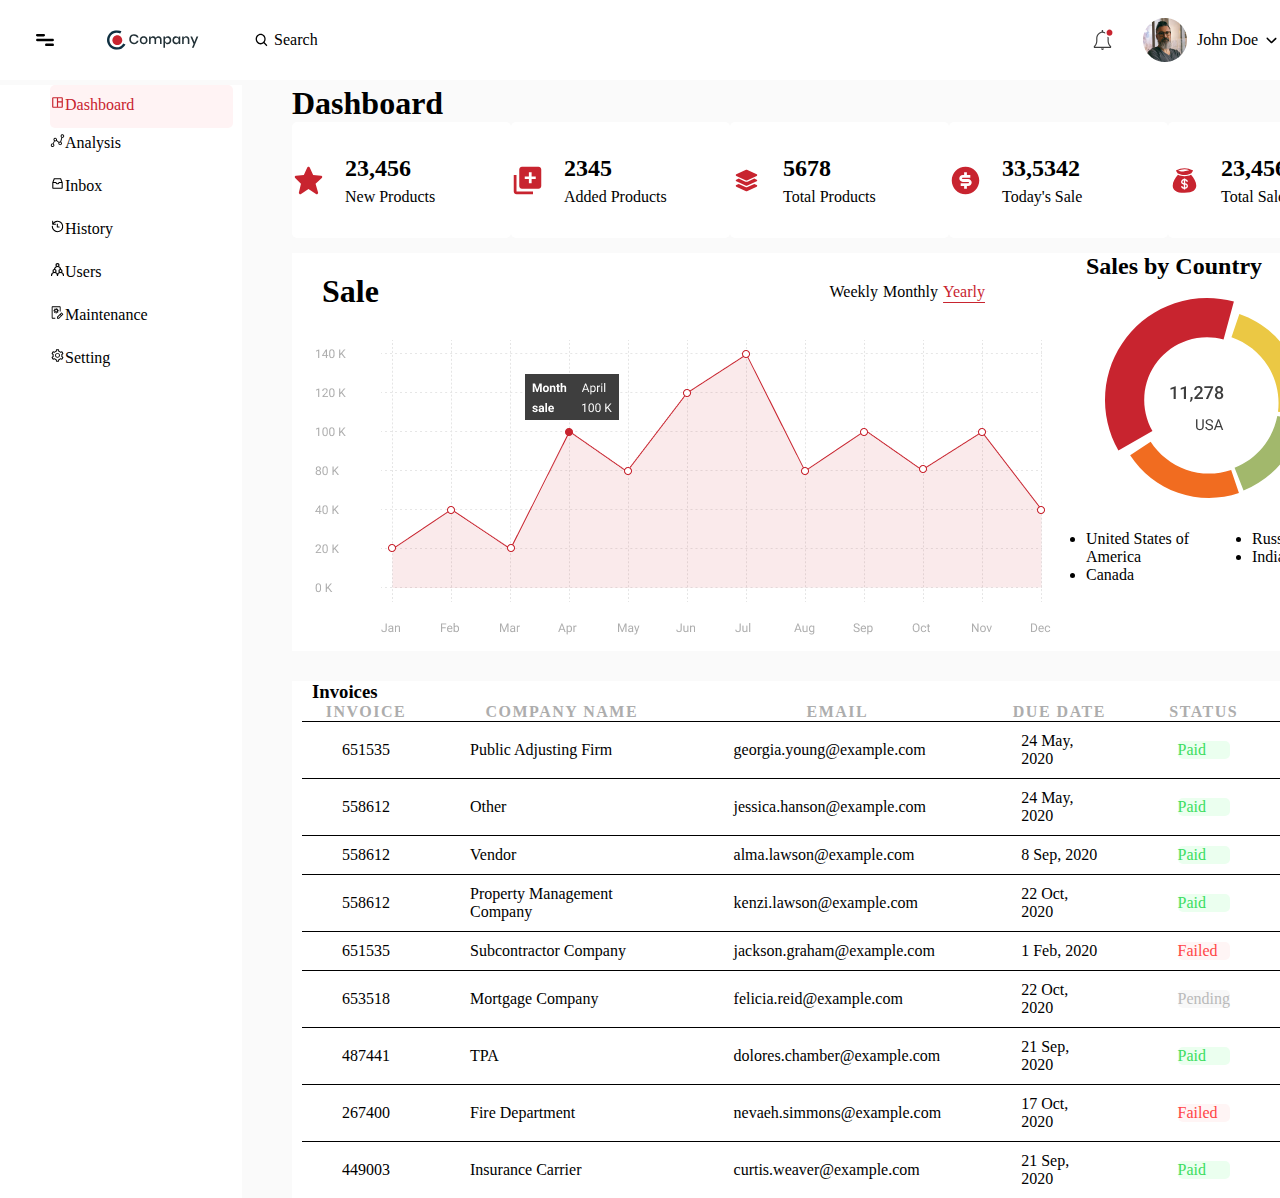
<file: dashboard.html>
<!DOCTYPE html>
<html lang="en">

<head>
    <link rel="stylesheet" href="css/style.css">
    <link rel="stylesheet" href="css/dashboard-responsive.css">
    <meta charset="UTF-8">
    <!-- <link rel="stylesheet" href="css/bootstrap.min.css"> -->
    <meta http-equiv="X-UA-Compatible" content="IE=edge">
    <meta name="viewport" content="width=device-width, initial-scale=1.0">
    <title>Dashboard</title>

</head>



<body>
    <nav class="mainNav">
        <div class="leftDiv">
            <img class="menubar" id="menu" src="/images/menu-bar.svg" alt="Menubar">
            <img class="logoImage" src="/images/logo.svg" alt="Company">
        </div>
        <div class="rightDiv">
            <div class="searchBar">
                <img class="searchIcon" src="/images/search-icon.svg" alt="Search">
                <p class="searchText">Search</p>
            </div>
            <div class="cornerRight">
                <img class="notification" src="/images/notification-icon.svg" alt="#">
                <img class="profile" src="/images/profile.png" alt="#">
                <p class=userName>John Doe</p>
                <img class="arrow" src="/images/downward-arrow.svg" alt="#">
            </div>
        </div>



    </nav>
    <div class="mainDiv">
        <div class="sidebarDiv">
            <div class="sideIcons1"><img class=sidebarImg src="/images/dashboard-active.svg" alt="#">Dashboard</div>
            <div class="sideIcons"><img class=sidebarImg src="/images/graph-default.svg" alt="#">Analysis</div>
            <div class="sideIcons"><img class=sidebarImg src="/images/inbox-default.svg" alt="#">Inbox</div>
            <div class="sideIcons"><img class=sidebarImg src="/images/clock-default.svg" alt="#">History</div>
            <div class="sideIcons"><img class=sidebarImg src="/images/user-default.svg" alt="#">Users</div>
            <div class="sideIcons"><img class=sidebarImg src="/images/maintenance-default.svg" alt="#">Maintenance
            </div>
            <div class="sideIcons"><img class=sidebarImg src="/images/setting-default.svg" alt="#">Setting</div>
        </div>

        <div class="contentDiv">
            <div class="row1">
                <h1>Dashboard</h1>
            </div>

            <div class="row2">
                <div class="images">
                    <img src="/images/star.svg" alt="#">
                    <div>
                        <h2 class="numbers">23,456
                        </h2>
                        <span>New Products</span>
                    </div>
                </div>

                <div class="images">
                    <img src="/images/new-product.svg" alt="#">
                    <div>
                        <h2 class="numbers">2345
                        </h2>
                        <span>Added Products</span>
                    </div>
                </div>

                <div class="images">
                    <img src="/images/total-product.svg" alt="#">
                    <div>
                        <h2 class="numbers">5678
                        </h2>
                        <span>Total Products</span>
                    </div>
                </div>


                <div class="images">
                    <img src="/images/dollar-filled.svg" alt="#">
                    <div>
                        <h2 class="numbers">33,5342
                        </h2>
                        <span>Today's Sale</span>
                    </div>
                </div>

                <div class="images">
                    <img src="/images/money-bag.svg" alt="#">
                    <div>
                        <h2 class="numbers">23,456
                        </h2>
                        <span>Total Sale</span>
                    </div>
                </div>

            </div>

            <div class="row3">
                <div class="head1">
                    <div class="graphText">
                        <h1>Sale</h1>
                        <div>
                            <p class="weekly">Weekly</p>
                            <p class="monthly">Monthly</p>
                            <p class="yearly"> Yearly</p>
                        </div>

                    </div>
                    <div class="col1">
                        <img src="/images/data-graph.png" alt="#">

                    </div>
                </div>
                <div class="head2">
                    <h2>Sales by Country</h2>

                    <div class="col2">
                        <img src="/images/pie-chart.svg" alt="#">
                    </div>
                    <ul>
                        <li>United States of America</li>
                        <li>Canada</li>
                        <li>Russia</li>
                        <li>India</li>
                    </ul>
                </div>

            </div>


            <div class="tabular-data">
                <div class="table-heading">
                    <h3>Invoices</h3>
                    <p>View All</p>
                </div>
                <div class="table-custom">
                    <table class="invoice-table">
                        <thead>
                            <th>INVOICE</th>
                            <th>COMPANY NAME</th>
                            <th>EMAIL</th>
                            <th>DUE DATE</th>
                            <th>STATUS</th>
                            <th>AMOUNT</th>
                        </thead>
                        <tbody>
                            <tr class="tr1">

                                <td>651535</td>
                                <td>Public Adjusting Firm</td>
                                <td>georgia.young@example.com</td>
                                <td>24 May, 2020</td>
                                <td>
                                    <div class="paid">Paid
                                    </div>
                                </td>
                                <td class="td1">$47,800</td>

                            </tr>
                            <tr class="tr1">

                                <td>558612</td>
                                <td>Other</td>
                                <td>jessica.hanson@example.com</td>
                                <td>24 May, 2020</td>
                                <td>
                                    <div class=" paid">Paid</div>
                                </td>
                                <td>$98,000</td>

                            </tr>
                            <tr class="tr1">

                                <td>558612</td>
                                <td>Vendor</td>
                                <td>alma.lawson@example.com</td>
                                <td>8 Sep, 2020</td>
                                <td>
                                    <div class=" paid">Paid</div>
                                </td>
                                <td>$20,900</td>

                            </tr>
                            <tr class="tr1">

                                <td>558612</td>
                                <td>Property Management Company</td>
                                <td>kenzi.lawson@example.com</td>
                                <td>22 Oct, 2020</td>
                                <td>
                                    <div class=" paid">Paid</div>
                                </td>
                                <td>$10,570</td>

                            </tr>
                            <tr class="tr1">

                                <td>651535</td>
                                <td>Subcontractor Company</td>
                                <td>jackson.graham@example.com</td>
                                <td>1 Feb, 2020</td>
                                <td>
                                    <div class="failed">Failed</div>
                                </td>
                                <td>$10,200</td>

                            </tr>
                            <tr class="tr1">

                                <td>653518</td>
                                <td>Mortgage Company</td>
                                <td>felicia.reid@example.com</td>
                                <td>22 Oct, 2020</td>
                                <td>
                                    <div class="pending">Pending</div>
                                </td>
                                <td>$12,600</td>

                            </tr>
                            <tr class="tr1">
                                <td>487441</td>
                                <td>TPA</td>
                                <td>dolores.chamber@example.com</td>
                                <td>21 Sep, 2020</td>
                                <td>
                                    <div class=" paid">Paid</div>
                                </td>
                                <td>$11,170</td>
                            </tr>
                            <tr class="tr1">
                                <td>267400</td>
                                <td>Fire Department</td>
                                <td>nevaeh.simmons@example.com</td>
                                <td>17 Oct, 2020</td>
                                <td>
                                    <div class="failed">Failed</div>
                                </td>
                                <td>$28000</td>
                            </tr>
                            <tr class="tr1">
                                <td>449003</td>
                                <td>Insurance Carrier</td>
                                <td>curtis.weaver@example.com</td>
                                <td>21 Sep, 2020</td>
                                <td>
                                    <div class=" paid">Paid</div>
                                </td>
                                <td>$10,000</td>
                            </tr>
                        </tbody>
                    </table>


                </div>
            </div>
        </div>
    </div>

    <script>
        const menuBar = document.querySelector("#menu");
        const sideBar = document.querySelector(".sidebarDiv");

        menuBar.addEventListener("click", () => {
            sideBar.classList.toggle("hide-aside");
        });
    </script>



</body>

</html>
</file>
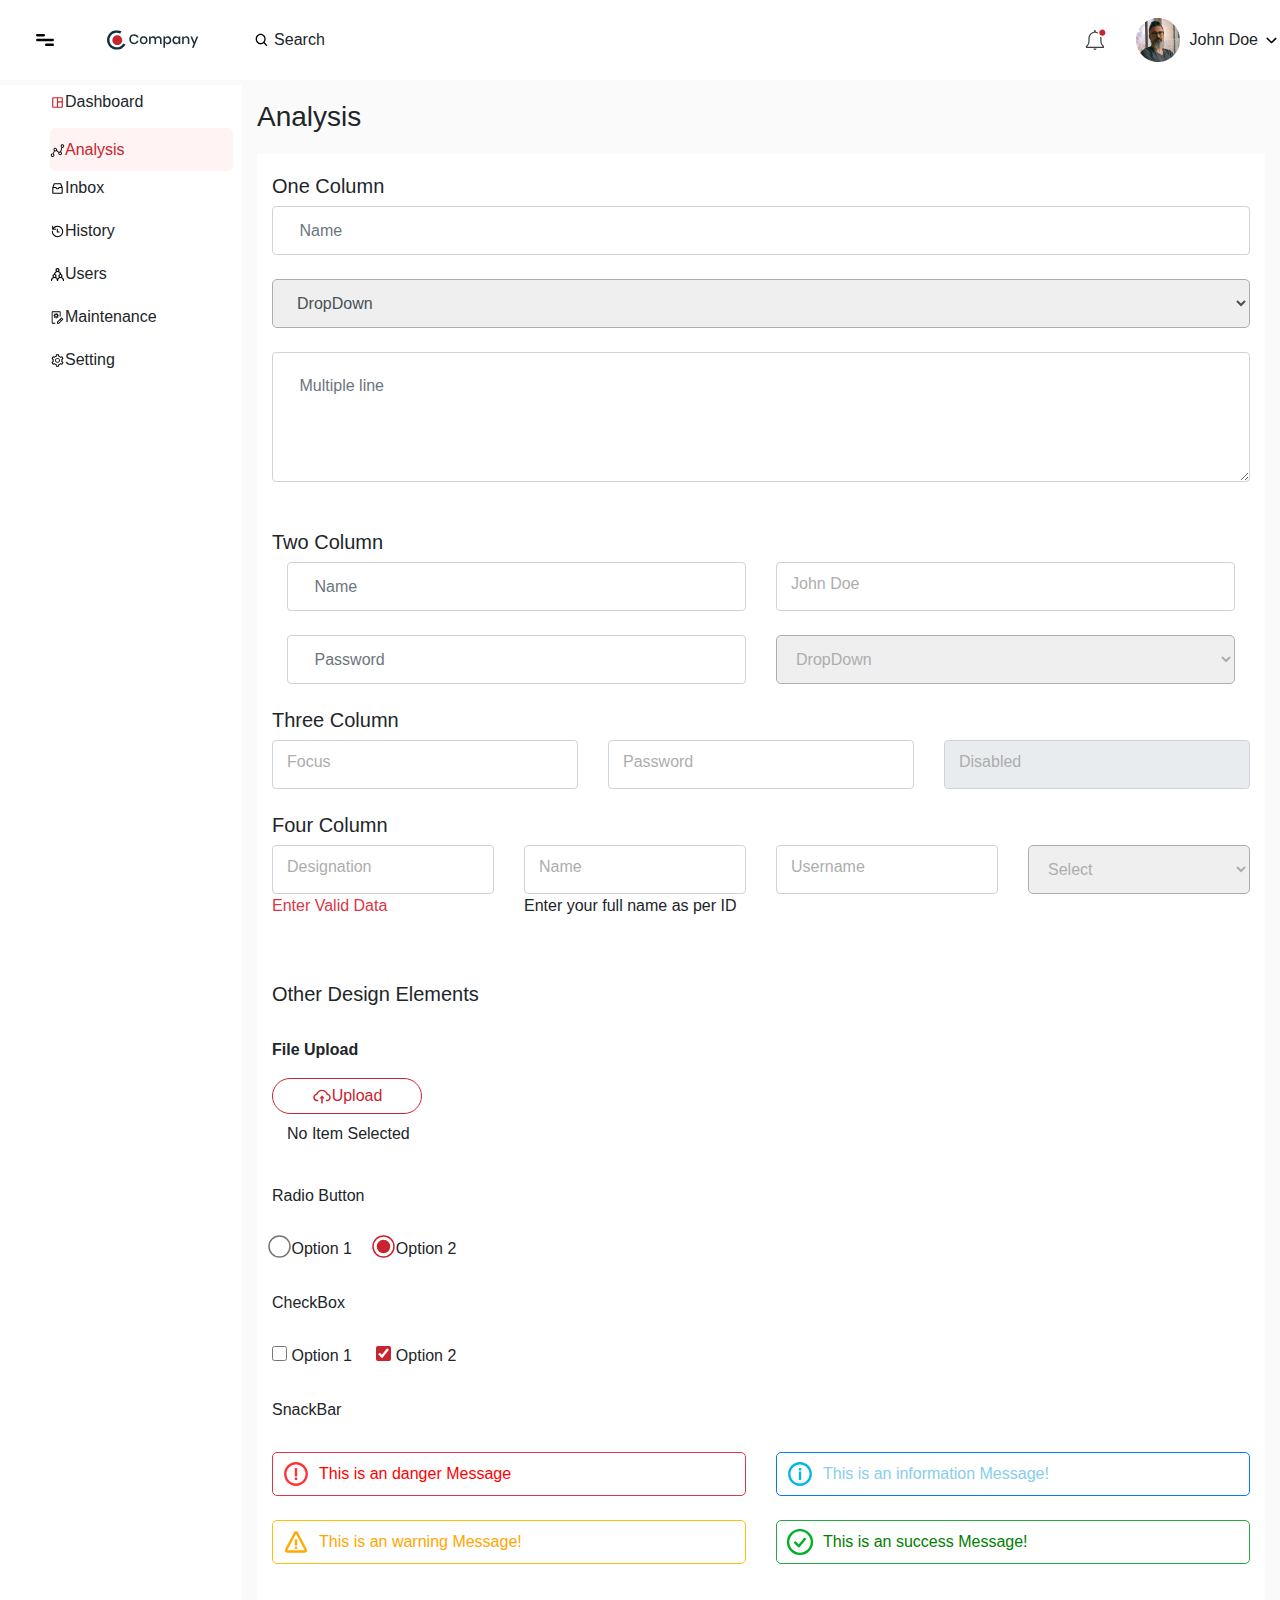
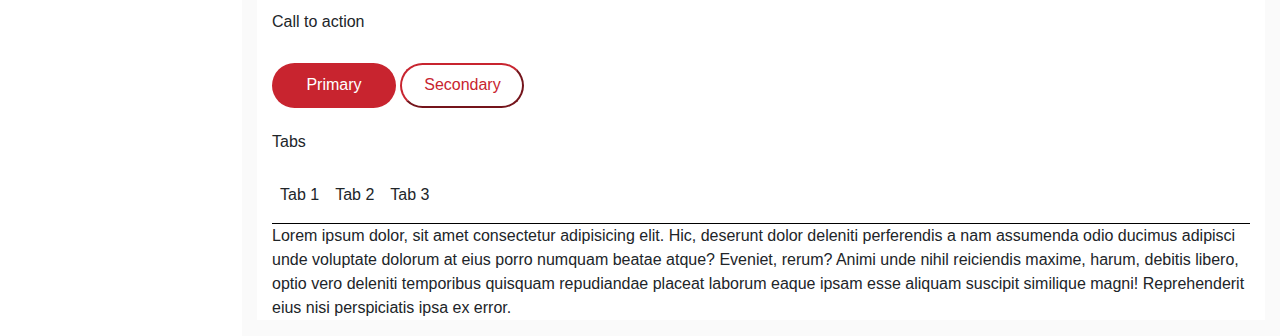
<file: innerpage.html>
<!DOCTYPE html>
<html lang="en">

<head>
    <meta charset="UTF-8">
    <meta http-equiv="X-UA-Compatible" content="IE=edge">
    <meta name="viewport" content="width=device-width, initial-scale=1.0">
    <title>Document</title>
    <link rel="stylesheet" href="css/bootstrap.min.css">
    <link rel="stylesheet" href="css/style.css">
    <link rel="stylesheet" href="css/innerpage-responsive.css">
</head>

<body>
    <!-- <nav class="navbar d-flex"> -->
    <nav class="mainNav">
        <div class="leftDiv">
            <img class="menubar" id="menu" src="./images/menu-bar.svg" alt="Menubar">
            <img class="logoImage" src="./images/logo.svg" alt="Company">
        </div>
        <div class="rightDiv">
            <div class="searchBar">
                <img class="searchIcon" src="./images/search-icon.svg" alt="Search">
                <p class="searchText m-0">Search</p>
            </div>
            <div class="cornerRight">
                <img class="notification" src="./images/notification-icon.svg" alt="#">
                <img class="profile" src="./images/profile.png" alt="#">
                <p class="userName m-0">John Doe</p>
                <img class="arrow" src="./images/downward-arrow.svg" alt="#">
            </div>
        </div>
    </nav>
    <!-- </nav> -->

    <div>

        <div class="mainDiv d-flex">
            <div class=sidebarDiv>
                <div class="sideIcons"><img class=sidebarImg src="./images/dashboard-active.svg" alt="#">Dashboard
                </div>
                <div class="sideIcons1"><img class=sidebarImg src="./images/graph-default.svg" alt="#">Analysis</div>
                <div class="sideIcons"><img class=sidebarImg src="./images/inbox-default.svg" alt="#">Inbox</div>
                <div class="sideIcons"><img class=sidebarImg src="./images/clock-default.svg" alt="#">History</div>
                <div class="sideIcons"><img class=sidebarImg src="./images/user-default.svg" alt="#">Users</div>
                <div class="sideIcons"><img class=sidebarImg src="./images/maintenance-default.svg" alt="#">Maintenance
                </div>
                <div class="sideIcons"><img class=sidebarImg src="./images/setting-default.svg" alt="#">Setting</div>
            </div>



            <div class="container">
                <div class="form-head">
                    <h3>Analysis</h3>
                </div>
                <div class="container content">
                    <h5 class="one-col">One Column</h5>
                    <div class="row">
                        <div class="col">

                            <input type="text" class="form-control" placeholder="Name">
                            <br>
                            <select class="sel col-12">
                                <option selected>DropDown</option>
                            </select>
                            <br><br>
                            <textarea class="form-control" id="txtarea" placeholder="Multiple line"></textarea>

                        </div>

                    </div>
                    <br><br>
                    <h5>Two Column</h5>
                    <div class="d-flex">
                        <div class="col">
                            <input type="text" class="form-control" placeholder="Name">
                        </div>
                        <div class="col">
                            <input type="text" class="form-control ">
                            <span>John Doe</span>
                        </div>
                    </div>
                    <br>
                    <div class="d-flex">
                        <div class="col">
                            <input type="password" class="form-control" placeholder="Password">
                        </div>
                        <div class="col">
                            <select class="col" id="dropdwn">
                                <option selected>DropDown</option>
                            </select>
                        </div>

                    </div>
                    <br>

                    <h5>Three Column</h5>
                    <div class="row">
                        <div class="col">
                            <input type="text" class="form-control">
                            <span>Focus</span>
                        </div>
                        <div class="col">
                            <input type="password" class="form-control">
                            <span>Password</span>
                        </div>
                        <div class="col">
                            <input type="text" class="form-control" disabled>
                            <span>Disabled</span>
                        </div>
                    </div>
                    <br>
                    <h5>Four Column</h5>
                    <div class="row" id="four-col">
                        <div class="col-12 col-md-3">
                            <input type="text" class="form-control">
                            <span>Designation</span>
                        </div>
                        <div class="col-12 col-md-3">
                            <input type="text" class="form-control">
                            <span>Name</span>
                        </div>
                        <div class="col-12 col-md-3">
                            <input type="text" class="form-control">
                            <span>Username</span>
                        </div>
                        <div class="col-12 col-md-3">
                            <select class="col" id="dropdwn">
                                <option selected>Select</option>
                            </select>
                        </div>

                        <p class="col-3 text-danger">Enter Valid Data</p>
                        <p class="col-9">Enter your full name as per ID</p>
                    </div>

                    <br><br>
                    <h5>Other Design Elements</h5>
                    <br>
                    <p class="font-weight-bold">File Upload</p>
                    <div class="fiUp">
                        <button class="file-upload ">
                            <img src="./images/cloud-upload-icon.svg" alt="File Upload">
                            Upload
                        </button>
                        <p class="col-1 text-nowrap mt-2">No Item Selected</p>
                    </div>
                    <br>

                    <h6>Radio Button</h6>
                    <br>
                    <input type="radio" id="radio1" class="" name="option">
                    <label class="opt1" for="radio1">Option 1</label>
                    <!-- <span>Option 1</span> -->

                    <input type="radio" id="radio2" class="" name="option" checked>
                    <label for="radio2">Option 2</label>
                    <br><br>

                    <h6>CheckBox</h6>
                    <br>
                    <input type="checkbox" id="chk1" class="">
                    <label class="opt1" for="chk1">Option 1</label>
                    <!-- <span>Option 1</span> -->

                    <input type="checkbox" id="chk2" class="" checked>
                    <label for="chk2">Option 2</label>
                    <br><br>

                    <h6>SnackBar</h6>
                    <br>
                    <div class="row">
                        <div class="col">
                            <div id="danger" class="border border-danger d-flex align-items-center">
                                <img class="mx-2" src="./images/error-icon.svg" alt="">
                                <p class="mt-3">This is an danger Message</p>

                            </div>
                        </div>
                        <div class="col">
                            <div id="information" class="border border-primary d-flex align-items-center">
                                <img class="mx-2" src="./images/info-icon.svg" alt="">
                                <p class="mt-3">This is an information Message!</p>

                            </div>
                        </div>
                    </div>
                    <br>
                    <div class="row">
                        <div class="col">
                            <div id="warning" class="border-warning d-flex align-items-center">
                                <img class="mx-2" src="./images/warning-icon.svg" alt="">
                                <p class="mt-3">This is an warning Message!</p>
                            </div>
                        </div>
                        <div class="col">
                            <div id="success" class="border border-success d-flex align-items-center">
                                <img class="mx-2" src="./images/success-icon.svg" alt="">
                                <p class="mt-3">This is an success Message!</p>

                            </div>
                        </div>


                    </div>
                    <br><br>

                    <h6>Call to action</h6>
                    <br>

                    <button class="primary-btn">Primary</button>
                    <button class="secondary-btn">Secondary</button>
                    <br><br>

                    <h6>Tabs</h6>
                    <br>
                    <div class="tab-div">
                        <p class="tabs mx-2">Tab 1</p>
                        <p class="tabs mx-2">Tab 2</p>
                        <p class="tabs mx-2">Tab 3</p>
                    </div>
                    <p>Lorem ipsum dolor, sit amet consectetur adipisicing elit. Hic, deserunt dolor deleniti
                        perferendis a
                        nam assumenda odio ducimus adipisci unde voluptate dolorum at eius porro numquam beatae
                        atque?
                        Eveniet, rerum?
                        Animi unde nihil reiciendis maxime, harum, debitis libero, optio vero deleniti temporibus
                        quisquam
                        repudiandae placeat laborum eaque ipsam esse aliquam suscipit similique magni! Reprehenderit
                        eius
                        nisi perspiciatis ipsa ex error.</p>


                </div>
            </div>
        </div>
    </div>
    </div>
    <script>
        const menuBar = document.querySelector("#menu");
        const sideBar = document.querySelector(".sidebarDiv");

        menuBar.addEventListener("click", () => {
            sideBar.classList.toggle("hide-aside");
        });
    </script>
</body>

</html>
</file>
<file: css/style.css>
*,
::after,
::before {
    box-sizing: border-box;
    margin: 0;
    padding: 0;
}

.main {
    display: flex;
    align-items: center;
    justify-content: center;
}

.hide-aside {
    display: none !important;
}

.desc {
    font-family: 'Roboto', sans-serif;
    color: #3E3E3E;
    font-size: 40px;
    width: 500px;
    height: 100px;
}

a {
    margin-left: 150px;
    color: #ADADAD;
}

body {
    background: #fafafa;
}


.hero-image {
    border-radius: 50%;
    top: 72px;
    left: 166px;
    width: 576px;
    height: 576px;
    /* UI Properties */
    background: transparent url('img/Ellipse 2.png') 0% 0% no-repeat padding-box;
    box-shadow: 0px 4px 31px #0000000A;
    border: 20px solid #FFFFFF;
    opacity: 1;
}

.right {
    margin: 10rem;
}

.login-button {
    color: white;
    background-color: #C8242F;
    width: 138px;
    height: 45px;
    border-radius: 23px;
    margin-bottom: 11.35px;
}

.login-msg {
    font-size: 25px;
    font-family: 'Roboto', sans-serif;
    width: 300px;
    height: 33px;
    color: #3E3E3E;
}

input {
    border-radius: 5px;
    width: 429px;
    height: 49px;
    border: 1px solid #ADADAD;
    color: #FFFFFF;
    size: 1px;


}

span {
    color: #C8242F;
}

.register {
    margin-left: 10px;
    color: #C8242F;
    font-family: 'Roboto', sans-serif;
    text-decoration: none;
}

.logo1 {
    width: 272px;
    height: 58px;
}

::placeholder {
    padding: 14.63px 346.5px 14.37px 14.5px;
}

.fp {
    color: #ADADAD;
    width: 121px;
    height: 20px;
    font-size: 15px;
    font-family: 'Roboto', sans-serif;
    text-decoration: none;
}

.con {
    color: #ADADAD;
    height: 20px;
    width: 160px;
    font-size: 15px;
    font-family: 'Roboto', sans-serif;
}

.mainNav {
    display: flex;
    /* top: 0px;
    left: 0px; */
    /* width: 1560px; */
    height: 80px;
    background: #FFFFFF;
    /* opacity: 1; */
    align-items: center;
}

.navbar {
    display: flex;
    top: 0px;
    left: 0px;
    width: 1560px;
    height: 80px;
    background: #FFFFFF 0% 0% no-repeat padding-box;
    opacity: 1;
    align-items: center;

}

.logoImage {
    width: 142px;
    height: 30px;
    padding-left: 50px;


}

.menubar {
    /* width: 24px; */
    height: 24px;
    padding-left: 29px;

}

.rightDiv {
    display: flex;
    align-items: center;
    justify-content: space-between;
    /* width: 100px; */
    /* border: 1px solid black; */
    /* height: 100%;*/
    width: 100%;
}

.searchBar {
    display: flex;
    align-items: center;
    padding-left: 50px;
}

.searchIcon {
    /* border: 1px solid black; */
    height: 15.59px;
    width: 15.59px;


}

.searchText {
    padding-left: 5px;
    /* border: 1px solid black; */
}

.notification {
    height: 21.06px;
    /* width: 21.52px; */
    padding-right: 30px;

}

.cornerRight {
    display: flex;
    align-items: center;
    height: 100%;
    /* padding-right: 70px; */
    /* border: 1px solid black; */
}

.leftDiv {
    display: flex;
    height: 100%;
    width: 242px;
    justify-content: center;
    align-items: center;
    /* border: 1px solid black; */
}

.userName {
    padding-left: 10px;
}

.arrow {
    padding-left: 5px;
}

.sidebarImg {
    height: 15px;
    width: 15px;
}

.sidebarDiv {
    flex-shrink: 0;
    /* height: 1279px; */
    width: 242px;
    display: block;


    background: #FFFFFF 0% 0% no-repeat padding-box;
}

.contentDiv {
    width: 100%;
}

.sideIcons {
    height: 43px;
    padding-top: 5px;
    width: 183px;

}

.sideIcons1 {
    border-radius: 5px;
    padding-top: 10px;
    height: 43px;
    width: 183px;
    color: #C8242F;
    background: #FFF3F4 0% 0% no-repeat padding-box;
}

/* 
* {
    /* border: 1px solid black; */


.sidebarDiv div {
    margin: 0px 50px;
}

.mainDiv {
    display: flex;
    position: sticky;
    z-index: -1000;
    width: 100%;
}

.row2 img {
    height: 26px;
    width: 26px;
}

.row2 {
    display: flex;
    padding-bottom: 15px;
    padding-right: 15px;
    width: 100%;
    justify-content: space-between;
}

.row2 div {
    display: flex;
}

.row2 div div {
    display: flex;
    flex-direction: column;


}



h1 {
    /* height: 39px;
    width: 146px; */

}

.row1 {
    color: #000000;
    width: 100%;
}



.images {
    display: flex;
    background: #FFFFFF 0% 0% no-repeat padding-box;
    border-radius: 5px;
    opacity: 1;
    width: 219px;
    align-items: center;
    height: 116px;

    /* padding-left: 45px; */
}

.images img {
    width: 33px;
    height: 33px;

}

.images div span {
    color: black;
    margin-left: 20px;

}


.table-heading h3 {
    color: #000000;
    padding-left: 20px;
}


.contentDiv {

    width: 100%;
    margin-left: 50px;
}

.numbers {
    width: 77px;
    height: 33px;
    padding-left: 20px;
    margin-bottom: 0px;

}

.head1 {
    background: #FFFFFF 0% 0% no-repeat padding-box;
    /* width: 802px; */
    /* height: 400px; */
}

.head2 {
    /* width: 385px; */
    height: 398px;
    padding-left: 35px;
    /* padding-top: 15px; */
    /* flex-grow: 1; */
    background: #FFFFFF 0% 0% no-repeat padding-box;
    /* padding-right: 15px; */
}

.weekly {
    padding-right: 5px;
}

.monthly {
    padding-right: 5px;
}

.yearly {
    color: #C8242F;
    padding-right: 5px;
    text-decoration: underline;
    text-underline-offset: 5px;
}

.row3 {
    display: flex;

    justify-content: space-between;
}

.graphText {
    display: flex;
    justify-content: space-between;
    align-items: center;
    padding-right: 61px;
    margin-top: 20px;
}

.graphText div {
    display: flex;
}

.graphText h1 {
    padding-left: 30px;


}

.page {
    height: 1360px;
    width: 1560px;
    /* border: 1px solid black; */
}

.contentDiv {
    /* border: 1px solid black; */
}

/* .col2 img {
    display: flex;
    align-items: center;
} */
.head2 ul {
    columns: 2;
}

.tabular-data {
    background: #FFFFFF 0% 0% no-repeat padding-box;
    margin-top: 30px;
}

.col1 {
    padding-left: 23px;
    padding-top: 30px;
}

.table-heading {
    display: flex;
    align-items: center;
    justify-content: space-between;
}

.table-heading {
    color: #C8242F;
    /* text-decoration: underline; */
    text-underline-offset: 5px;
    padding-right: 15px;
}


.invoice-table>tbody>tr>td {
    border-top: 1px solid black;
    padding: 10px 40px;

}

.paid {
    color: #3CDD5F;
    border-radius: 5px;
    background: #EBFFEF 0% 0% no-repeat padding-box;
}

.failed {
    color: #FF4545;
    border-radius: 5px;
    background: #FFF5F5 0% 0% no-repeat padding-box;

}

.pending {
    color: #BABABA;
    border-radius: 5px;
    background: #F8F8F8 0% 0% no-repeat padding-box;
}

.invoice-table {
    border-collapse: collapse;
    margin-left: 10px;
}

.invoice-table thead th {
    letter-spacing: 1.5px;
    color: #ADADAD;
}

.mainDiv {
    padding-top: 5px;
}

.form-select {

    height: 49px;
    border: 1px solid #ced4da;
    border-radius: 0.25rem
}

#txtarea {
    height: 130px;
    overflow: hidden;
}

.sel {
    color: #495057;
    padding-left: 20px;
    height: 49px;
    border: 1px solid #ADADAD;
    border-radius: 5px;
}

.form-head {
    height: 39px;
}

.container {
    /* background: #FFFFFF 0% 0% no-repeat padding-box; */
    margin-top: 15px;
}

.content {
    background: #FFFFFF 0% 0% no-repeat padding-box;
}

#dropdwn {
    /* width: 50%; */
    border: 1px solid #ADADAD;
    border-radius: 5px;
    height: 49px;
    color: #ADADAD;
}

.file-upload {
    display: flex;
    border: 1px solid #C8242F;
    border-radius: 18px;
    width: 150px;
    height: 36px;
    justify-content: center;
    align-items: center;
    background-color: #FFFFFF;
    color: #C8242F;

}

#radio1 {
    width: 15px;
    height: 15px;
    transform: scale(1.5);

}

#radio2 {
    width: 15px;
    height: 15px;
    transform: scale(1.5);
}

#chk1 {
    width: 15px;
    height: 15px;
    /* transform: scale(1); */

}

#chk2 {
    width: 15px;
    height: 15px;
    /* transform: scale(1); */
}

.opt1 {
    padding-right: 20px;
}

/* 
.form-check {
    width: 15px;
    height: 15px;
} */

input[type="radio"]:checked {
    accent-color: #C8242F;
}

input[type="checkbox"]:checked {
    accent-color: #C8242F;
}

#warning::placeholder {
    color: orange;
}

#success::placeholder {
    color: green;
}

#information::placeholder {
    color: skyblue;
}

#danger::placeholder {
    color: red;
}

#warning {
    /* display: flex; */
    color: orange;
    height: 44px;
    border: 1px solid #FF3535;
    border-radius: 5px;
    text-align: center;
}

#success {
    /* display: flex; */
    height: 44px;
    color: green;
    border: 1px solid #FF3535;
    border-radius: 5px;
}

#information {
    /* display: flex; */
    height: 44px;
    color: skyblue;
    border: 1px solid #FF3535;
    border-radius: 5px;
}

#danger {
    /* display: flex; */
    height: 44px;
    color: red;
    border: 1px solid #FF3535;
    border-radius: 5px;
}

#danger img {
    height: 30px;
    width: 30px;
}

#success img {
    height: 30px;
    width: 30px;
}

#information img {
    height: 30px;
    width: 30px;
}

#warning img {
    height: 30px;
    width: 30px;
}

/* .btn {
    background: #C8242F 0% 0% no-repeat padding-box;
    border-radius: 23px;
} */

.primary-btn {
    background: #C8242F 0% 0% no-repeat padding-box;
    border-radius: 23px;
    border: 0px;
    width: 124px;
    height: 45px;
    color: white;

}

.secondary-btn {
    border-radius: 23px;
    /* border: 0px; */
    border-color: #C8242F;
    width: 124px;
    height: 45px;
    color: #C8242F;
    background: #FFFFFF 0% 0% no-repeat padding-box;

}

.tabs {
    /* text-decoration: underline;
    text-underline-offset: 22px; */
}

.tabs:hover {
    text-decoration: underline;
    text-underline-offset: 22px;
    color: #C8242F;

}

.tab-div {
    display: flex;
    border-bottom: 1px solid black;
    padding: 0;
}

.one-col {
    /* margin-top: 50px; */
    padding-top: 20px;
}


.col>span {
    pointer-events: none;
    height: 49px;
    position: absolute;

    left: 5px;
    top: 0;
    padding: 10px 25px;
    color: #adadad;
    transition: 0.3s;

}

.col-3>span {
    pointer-events: none;
    height: 49px;
    position: absolute;

    left: 5px;
    top: 0;
    padding: 10px 25px;
    color: #adadad;
    transition: 0.3s;

}

.col {
    position: relative;
}

.col input {
    outline: none;

}

.col input {
    outline: none;

}

.col-12 input {
    position: relative;
    outline: none;
}

.col-12 {
    position: relative;
}

.col-12>span {
    position: absolute;
    pointer-events: none;
    /* height: 49px; */
    /* position: absolute; */
    left: 5px;
    top: 0;
    padding: 10px 25px;
    color: #adadad;
    transition: 0.3s;
}

.col-3 input {
    outline: none;

}

.col input:hover {
    border-color: #C8242F;
}

.col-3 input:hover {
    border-color: #C8242F;
}

/* .legend {
    left: 5px;
    top: 0;
    padding: 20px;
    color: #adadad;
    transition: 0.3s;
  } */

.col input:focus~span {
    transform: translateX(10px) translateY(-7px);
    font-size: 0.65rem;
    font-weight: 600;
    padding: 0 5px;
    background: #ffffff;
}

.col-3 input:focus~span {
    transform: translateX(10px) translateY(-7px);
    font-size: 0.65rem;
    font-weight: 600;
    padding: 0 5px;
    background: #ffffff;
}
</file>
<file: css/dashboard-responsive.css>
/* for tablets */
@media only screen and (max-width:990px) {
    .row3 {
        display: flex;
        flex-direction: column;
    }

    .row2 {
        display: flex;
        flex-wrap: wrap;
        justify-content: center;
        gap: 25px;
    }

    .sidebarDiv {
        /* display: none; */
        position: absolute;
        z-index: 100;
    }

    .mainDiv {
        position: absolute;
        z-index: -1;
    }

    .head2 {
        display: flex;
        align-items: center;
        flex-direction: column;
    }
}

/* for mobiles */
@media only screen and (max-width:480px) {
    .mainNav {
        display: flex;
        width: 100vw;
        justify-content: space-between;
        margin: 0;
    }

    .leftDiv {
        display: flex;
        height: 100%;
        align-items: center;
        /* width: 30%; */
    }

    .menubar {
        /* padding: 0; */
    }

    .logoImage {
        padding-left: 1rem;
    }

    .searchBar {
        display: none;
    }

    .notification {
        display: none;
    }

    .rightDiv {
        /* padding-left: 2rem; */
        /* justify-content: flex-end; */
        /* align-self: flex-end;
        position: absolute;
        right: 0; */

    }

    .sidebarDiv {
        /* display: none; */
        position: absolute;
        z-index: 100;
    }

    .mainDiv {
        position: absolute;
        z-index: -1;
    }

    .row1 {
        width: 50%;
    }

    .row2 {
        display: flex;
        flex-direction: column;
    }

    .graphText h1 {
        font-size: medium;
        padding-left: 10px;
    }

    .graphText {
        display: flex !important;
        align-items: center !important;
        justify-content: space-between !important;

    }

    .row3 {
        display: flex;
        flex-direction: column;
    }

    .head1 {
        height: 50%;
        width: 80%;
    }

    .col1 img {
        height: 50%;
        width: 100%;
    }

    .head2 {
        margin-top: 15px;
        height: 50%;
        width: 80%;
        padding: 0;
    }

    .col2 img {
        height: 50%;
        width: 70%;
    }

    .contentDiv {
        margin: 2rem;
    }

    .images {
        width: 80%;
    }

    .mainDiv {

        min-width: 100vw;
    }

    .cornerRight {
        position: absolute;
        right: 0;
    }

    .table-custom {
        overflow-x: auto;
    }

    /* .tabular-data {
        position: absolute;
        left: 0;
    } */

    img {
        max-width: 100%;
    }

    .table-heading {
        padding-bottom: 10px;
    }

    .table>thead>tr>th {
        font-size: 15px;
    }

    .tr1 {
        font-size: medium;
    }


    .head2 ul {
        margin-left: 20px;
    }
}
</file>
<file: css/innerpage-responsive.css>
@media only screen and (max-width:768px) {
    .sidebarDiv {

        /* display: none; */
        position: absolute;
        z-index: 100;

    }


    .searchBar {
        display: none;
    }

    .notification {
        display: none;
    }

    .cornerRight {
        position: absolute;
        right: 0;
    }


}

@media only screen and (max-width:480px) {
    .sidebarDiv {
        /* display: none; */
        position: absolute;
        z-index: 100;
    }

    .cornerRight {
        position: absolute;
        right: 0;
    }

    #four-col {
        display: flex;
        flex-direction: column;

    }

    .col-3 {
        width: 100% !important;
    }

    .mt-3 {
        font-size: 10px;
    }

    /* .row>p {
        padding-left: 60px;

    } */

    .fiUp {
        display: flex;
        flex-direction: column;
    }

}
</file>
